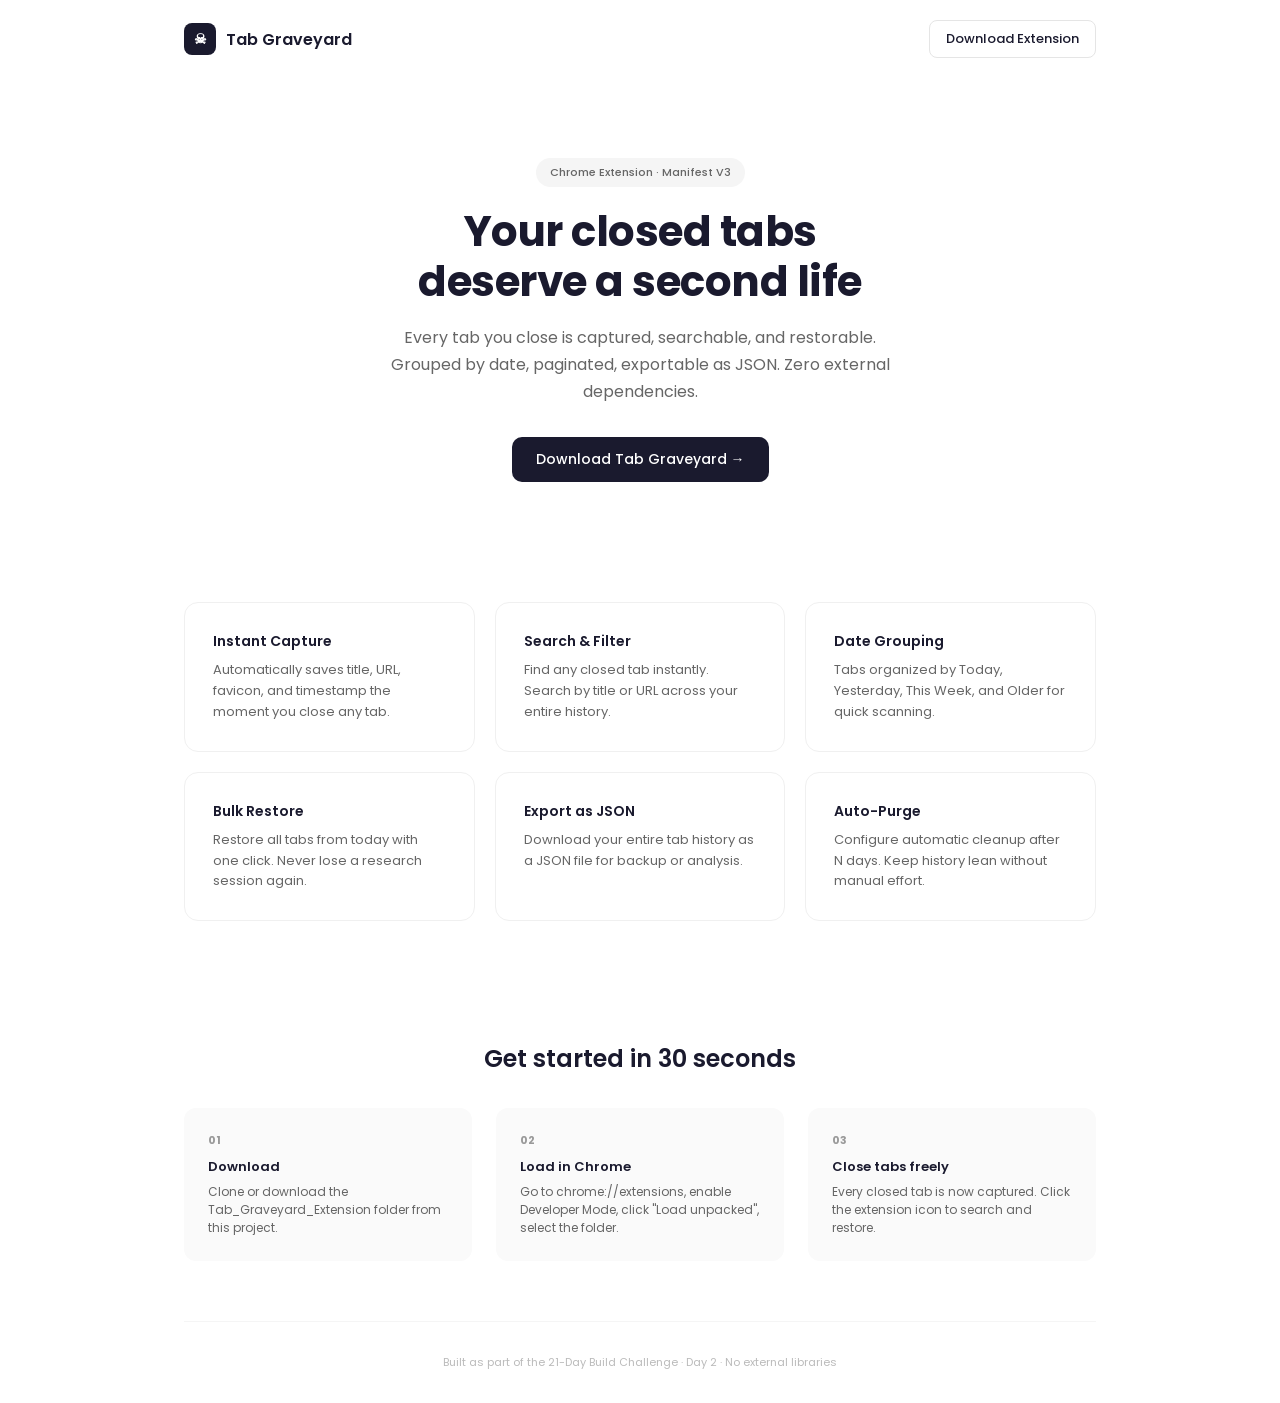
<file: index.html>
<!DOCTYPE html>
<html lang="en">
<head>
  <meta charset="UTF-8">
  <meta name="viewport" content="width=device-width, initial-scale=1.0">
  <title>Tab Graveyard — Never Lose a Closed Tab</title>
  <link href="https://fonts.googleapis.com/css2?family=Poppins:wght@400;500;600;700&display=swap" rel="stylesheet">
  <style>
    * { margin: 0; padding: 0; box-sizing: border-box; }
    body { font-family: 'Poppins', sans-serif; color: #1a1a2e; background: #fff; }
    .container { max-width: 960px; margin: 0 auto; padding: 0 24px; }
    nav { padding: 20px 0; display: flex; align-items: center; justify-content: space-between; }
    .logo { display: flex; align-items: center; gap: 10px; font-weight: 600; font-size: 16px; }
    .logo-box { width: 32px; height: 32px; background: #1a1a2e; border-radius: 8px; display: flex; align-items: center; justify-content: center; color: #fff; font-size: 14px; }
    nav a { font-size: 13px; font-weight: 500; color: #1a1a2e; text-decoration: none; padding: 8px 16px; border: 1px solid #e5e5e5; border-radius: 8px; }
    nav a:hover { border-color: #1a1a2e; }
    .hero { padding: 80px 0 60px; text-align: center; }
    .badge { display: inline-flex; align-items: center; gap: 6px; padding: 6px 14px; background: #f5f5f5; border-radius: 20px; font-size: 11px; font-weight: 500; color: #666; margin-bottom: 20px; }
    h1 { font-size: 42px; font-weight: 700; line-height: 1.2; margin-bottom: 16px; letter-spacing: -0.5px; }
    .hero p { font-size: 16px; color: #666; max-width: 520px; margin: 0 auto 32px; line-height: 1.7; }
    .cta { display: inline-flex; align-items: center; gap: 8px; padding: 12px 24px; background: #1a1a2e; color: #fff; border-radius: 10px; font-size: 14px; font-weight: 500; text-decoration: none; }
    .cta:hover { background: #2d2d4e; }
    .features { padding: 60px 0; display: grid; grid-template-columns: repeat(auto-fit, minmax(240px, 1fr)); gap: 20px; }
    .feature { padding: 28px; border: 1px solid #f0f0f0; border-radius: 14px; }
    .feature h3 { font-size: 14px; font-weight: 600; margin-bottom: 8px; }
    .feature p { font-size: 13px; color: #666; line-height: 1.6; }
    .how { padding: 60px 0; text-align: center; }
    .how h2 { font-size: 24px; font-weight: 600; margin-bottom: 32px; }
    .steps { display: grid; grid-template-columns: repeat(auto-fit, minmax(200px, 1fr)); gap: 24px; text-align: left; }
    .step { padding: 24px; background: #fafafa; border-radius: 12px; }
    .step-num { font-size: 11px; font-weight: 700; color: #999; margin-bottom: 8px; }
    .step h4 { font-size: 13px; font-weight: 600; margin-bottom: 6px; }
    .step p { font-size: 12px; color: #666; line-height: 1.5; }
    footer { padding: 32px 0; text-align: center; font-size: 11px; color: #bbb; border-top: 1px solid #f5f5f5; }
  </style>
</head>
<body>
  <div class="container">
    <nav>
      <div class="logo"><div class="logo-box">☠</div> Tab Graveyard</div>
      <a href="https://github.com/deepanshuvermaa/tab-graveyard/archive/refs/heads/master.zip">Download Extension</a>
    </nav>

    <section class="hero">
      <div class="badge">Chrome Extension · Manifest V3</div>
      <h1>Your closed tabs<br>deserve a second life</h1>
      <p>Every tab you close is captured, searchable, and restorable. Grouped by date, paginated, exportable as JSON. Zero external dependencies.</p>
      <a href="https://github.com/deepanshuvermaa/tab-graveyard/archive/refs/heads/master.zip" class="cta">Download Tab Graveyard →</a>
    </section>

    <section class="features">
      <div class="feature">
        <h3>Instant Capture</h3>
        <p>Automatically saves title, URL, favicon, and timestamp the moment you close any tab.</p>
      </div>
      <div class="feature">
        <h3>Search & Filter</h3>
        <p>Find any closed tab instantly. Search by title or URL across your entire history.</p>
      </div>
      <div class="feature">
        <h3>Date Grouping</h3>
        <p>Tabs organized by Today, Yesterday, This Week, and Older for quick scanning.</p>
      </div>
      <div class="feature">
        <h3>Bulk Restore</h3>
        <p>Restore all tabs from today with one click. Never lose a research session again.</p>
      </div>
      <div class="feature">
        <h3>Export as JSON</h3>
        <p>Download your entire tab history as a JSON file for backup or analysis.</p>
      </div>
      <div class="feature">
        <h3>Auto-Purge</h3>
        <p>Configure automatic cleanup after N days. Keep history lean without manual effort.</p>
      </div>
    </section>

    <section class="how" id="install">
      <h2>Get started in 30 seconds</h2>
      <div class="steps">
        <div class="step">
          <div class="step-num">01</div>
          <h4>Download</h4>
          <p>Clone or download the Tab_Graveyard_Extension folder from this project.</p>
        </div>
        <div class="step">
          <div class="step-num">02</div>
          <h4>Load in Chrome</h4>
          <p>Go to chrome://extensions, enable Developer Mode, click "Load unpacked", select the folder.</p>
        </div>
        <div class="step">
          <div class="step-num">03</div>
          <h4>Close tabs freely</h4>
          <p>Every closed tab is now captured. Click the extension icon to search and restore.</p>
        </div>
      </div>
    </section>

    <footer>Built as part of the 21-Day Build Challenge · Day 2 · No external libraries</footer>
  </div>
</body>
</html>
</file>
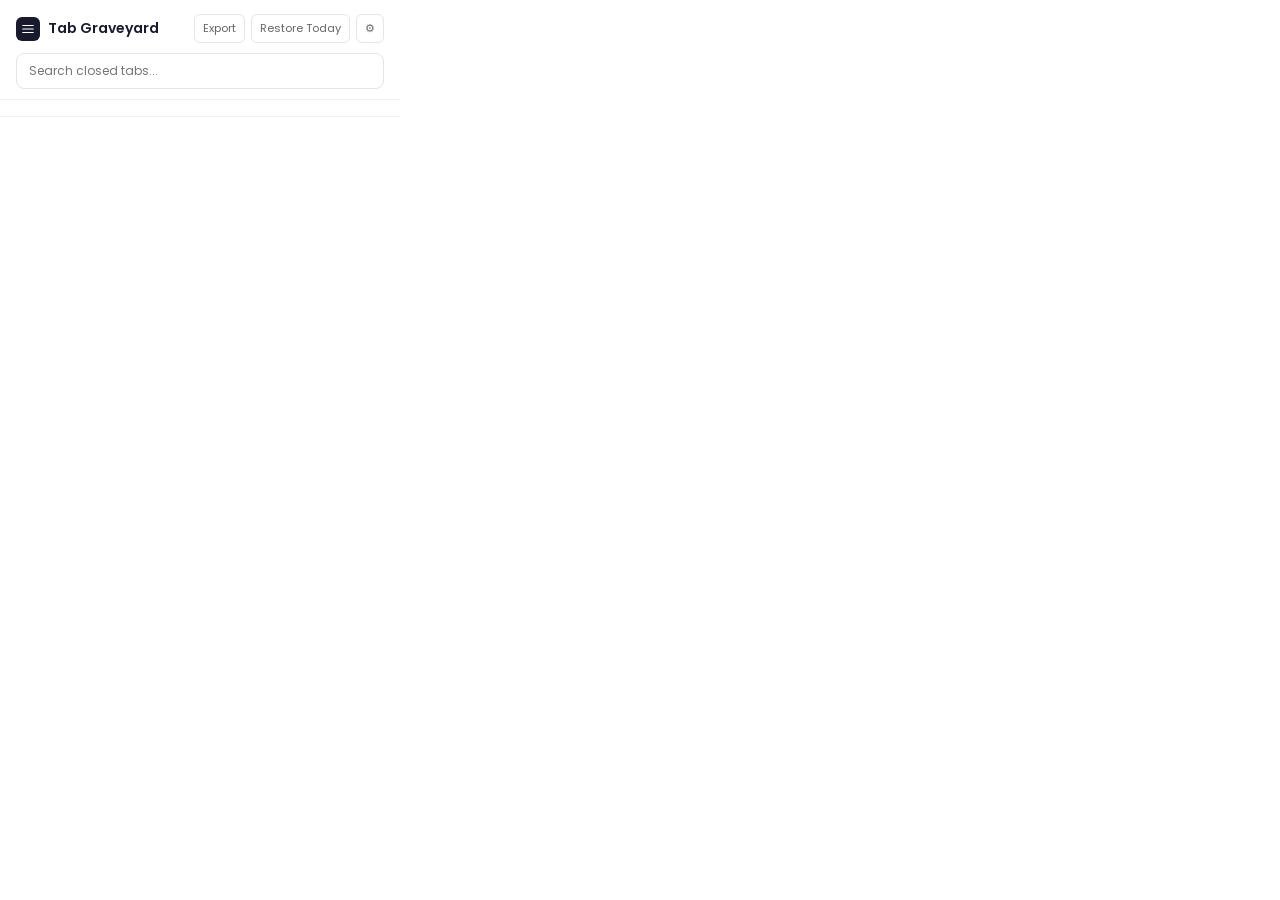
<file: Tab_Graveyard_Extension/popup.html>
<!DOCTYPE html>
<html lang="en">
<head>
  <meta charset="UTF-8">
  <style>
    @import url('https://fonts.googleapis.com/css2?family=Poppins:wght@400;500;600&display=swap');
    * { margin: 0; padding: 0; box-sizing: border-box; }
    body { font-family: 'Poppins', sans-serif; width: 400px; max-height: 520px; background: #fff; color: #1a1a2e; font-size: 13px; overflow: hidden; display: flex; flex-direction: column; }
    .header { padding: 14px 16px 10px; border-bottom: 1px solid #f0f0f0; }
    .header-top { display: flex; align-items: center; justify-content: space-between; margin-bottom: 10px; }
    .logo { display: flex; align-items: center; gap: 8px; }
    .logo-icon { width: 24px; height: 24px; background: #1a1a2e; border-radius: 6px; display: flex; align-items: center; justify-content: center; }
    .logo-icon svg { width: 14px; height: 14px; fill: none; stroke: #fff; stroke-width: 2; }
    .logo span { font-weight: 600; font-size: 14px; }
    .actions { display: flex; gap: 6px; }
    .actions button { background: none; border: 1px solid #e5e5e5; border-radius: 6px; padding: 5px 8px; cursor: pointer; font-size: 11px; font-family: inherit; color: #666; transition: all .15s; }
    .actions button:hover { border-color: #1a1a2e; color: #1a1a2e; }
    .search { width: 100%; border: 1px solid #e5e5e5; border-radius: 8px; padding: 8px 12px; font-size: 12px; font-family: inherit; outline: none; transition: border .15s; }
    .search:focus { border-color: #1a1a2e; }
    .tabs-list { flex: 1; overflow-y: auto; padding: 8px 0; }
    .group-label { padding: 6px 16px; font-size: 11px; font-weight: 600; color: #999; text-transform: uppercase; letter-spacing: .04em; }
    .tab-item { display: flex; align-items: center; gap: 10px; padding: 8px 16px; cursor: pointer; transition: background .1s; }
    .tab-item:hover { background: #f8f8f8; }
    .tab-favicon { width: 16px; height: 16px; border-radius: 3px; flex-shrink: 0; }
    .tab-info { flex: 1; min-width: 0; }
    .tab-title { font-size: 12px; font-weight: 500; white-space: nowrap; overflow: hidden; text-overflow: ellipsis; }
    .tab-url { font-size: 10px; color: #999; white-space: nowrap; overflow: hidden; text-overflow: ellipsis; }
    .tab-time { font-size: 10px; color: #bbb; white-space: nowrap; }
    .tab-del { background: none; border: none; color: #ccc; cursor: pointer; font-size: 14px; padding: 2px 4px; border-radius: 4px; }
    .tab-del:hover { color: #e53e3e; background: #fff5f5; }
    .empty { text-align: center; padding: 40px 20px; color: #999; }
    .empty p { font-size: 12px; }
    .pagination { display: flex; align-items: center; justify-content: center; gap: 8px; padding: 10px; border-top: 1px solid #f0f0f0; }
    .pagination button { background: none; border: 1px solid #e5e5e5; border-radius: 6px; padding: 4px 10px; font-size: 11px; cursor: pointer; font-family: inherit; }
    .pagination button:disabled { opacity: .4; cursor: default; }
    .pagination button:not(:disabled):hover { border-color: #1a1a2e; }
    .pagination span { font-size: 11px; color: #999; }
  </style>
</head>
<body>
  <div class="header">
    <div class="header-top">
      <div class="logo">
        <div class="logo-icon"><svg viewBox="0 0 24 24"><path d="M3 12h18M3 6h18M3 18h18" stroke-linecap="round"/></svg></div>
        <span>Tab Graveyard</span>
      </div>
      <div class="actions">
        <button id="exportBtn" title="Export JSON">Export</button>
        <button id="restoreAllBtn" title="Restore today's tabs">Restore Today</button>
        <button id="settingsBtn" title="Settings">⚙</button>
      </div>
    </div>
    <input type="text" class="search" id="searchInput" placeholder="Search closed tabs...">
  </div>
  <div class="tabs-list" id="tabsList"></div>
  <div class="pagination" id="pagination"></div>
  <script src="popup.js"></script>
</body>
</html>
</file>
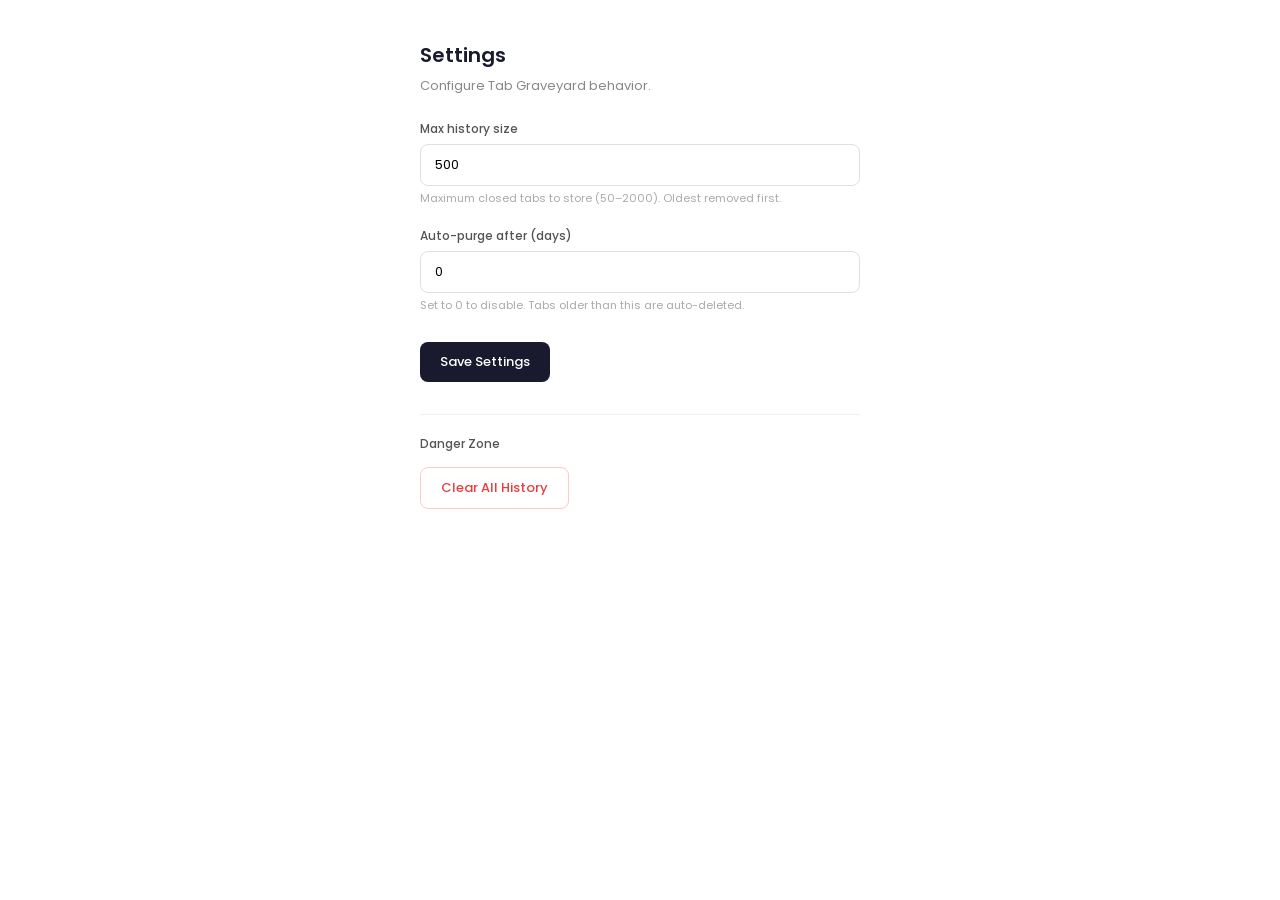
<file: Tab_Graveyard_Extension/settings.html>
<!DOCTYPE html>
<html lang="en">
<head>
  <meta charset="UTF-8">
  <title>Tab Graveyard — Settings</title>
  <style>
    @import url('https://fonts.googleapis.com/css2?family=Poppins:wght@400;500;600&display=swap');
    * { margin: 0; padding: 0; box-sizing: border-box; }
    body { font-family: 'Poppins', sans-serif; max-width: 480px; margin: 40px auto; padding: 0 20px; color: #1a1a2e; }
    h1 { font-size: 20px; font-weight: 600; margin-bottom: 6px; }
    p.sub { font-size: 13px; color: #888; margin-bottom: 24px; }
    .field { margin-bottom: 20px; }
    label { display: block; font-size: 12px; font-weight: 500; color: #555; margin-bottom: 6px; }
    input[type="number"] { width: 100%; border: 1px solid #e0e0e0; border-radius: 8px; padding: 10px 14px; font-size: 13px; font-family: inherit; outline: none; }
    input:focus { border-color: #1a1a2e; }
    .hint { font-size: 11px; color: #aaa; margin-top: 4px; }
    button { background: #1a1a2e; color: #fff; border: none; border-radius: 8px; padding: 10px 20px; font-size: 13px; font-family: inherit; font-weight: 500; cursor: pointer; margin-top: 8px; }
    button:hover { background: #2d2d4e; }
    .saved { display: inline-block; margin-left: 12px; font-size: 12px; color: #10b981; opacity: 0; transition: opacity .3s; }
    .saved.show { opacity: 1; }
    .danger { margin-top: 32px; padding-top: 20px; border-top: 1px solid #f0f0f0; }
    .danger button { background: #fff; color: #e53e3e; border: 1px solid #fecaca; }
    .danger button:hover { background: #fef2f2; }
  </style>
</head>
<body>
  <h1>Settings</h1>
  <p class="sub">Configure Tab Graveyard behavior.</p>

  <div class="field">
    <label>Max history size</label>
    <input type="number" id="maxHistory" min="50" max="2000" value="500">
    <div class="hint">Maximum closed tabs to store (50–2000). Oldest removed first.</div>
  </div>

  <div class="field">
    <label>Auto-purge after (days)</label>
    <input type="number" id="autoPurge" min="0" max="365" value="0">
    <div class="hint">Set to 0 to disable. Tabs older than this are auto-deleted.</div>
  </div>

  <button id="saveBtn">Save Settings</button>
  <span class="saved" id="savedMsg">✓ Saved</span>

  <div class="danger">
    <label>Danger Zone</label>
    <button id="clearBtn">Clear All History</button>
  </div>

  <script>
    chrome.storage.local.get(['settings'], (r) => {
      const s = r.settings || {};
      document.getElementById('maxHistory').value = s.maxHistory || 500;
      document.getElementById('autoPurge').value = s.autoPurgeDays || 0;
    });

    document.getElementById('saveBtn').addEventListener('click', () => {
      const settings = {
        maxHistory: parseInt(document.getElementById('maxHistory').value) || 500,
        autoPurgeDays: parseInt(document.getElementById('autoPurge').value) || 0,
      };
      chrome.storage.local.set({ settings }, () => {
        const msg = document.getElementById('savedMsg');
        msg.classList.add('show');
        setTimeout(() => msg.classList.remove('show'), 2000);
      });
    });

    document.getElementById('clearBtn').addEventListener('click', () => {
      if (confirm('Delete all closed tab history?')) {
        chrome.storage.local.set({ closedTabs: [] });
      }
    });
  </script>
</body>
</html>
</file>
